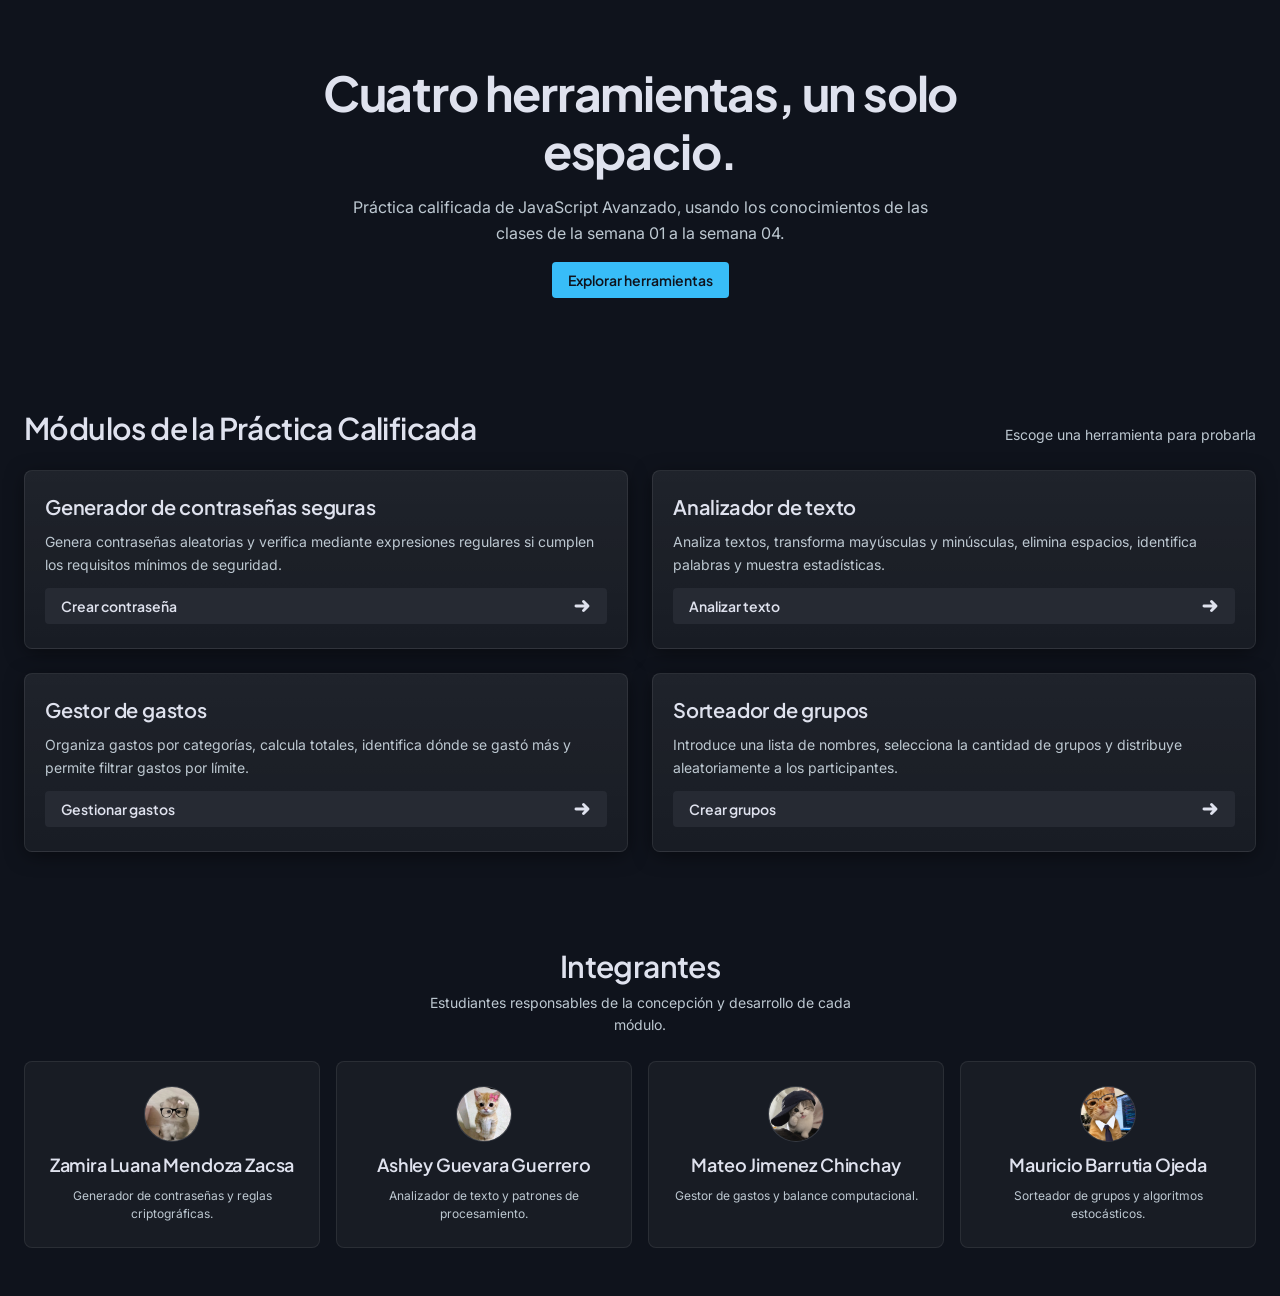
<file: index.html>
<!doctype html>
<html lang="es">

<head>
  <meta charset="UTF-8" />
  <meta name="viewport" content="width=device-width, initial-scale=1.0" />
  <meta name="description" content="Práctica calificada de JavaScript Avanzado: generador de contraseñas, analizador de texto, gestor de gastos y sorteador de grupos." />
  <link rel="preconnect" href="https://fonts.googleapis.com" />
  <link rel="preconnect" href="https://fonts.gstatic.com" crossorigin />
  <link href="https://fonts.googleapis.com/css2?family=Inter:wght@400;500;600&family=JetBrains+Mono:wght@500&family=Plus+Jakarta+Sans:wght@600;700&display=swap" rel="stylesheet" />
  <link rel="stylesheet" href="css/index.css" />
  <title>Práctica 01 de JavaScript</title>
</head>

<body>
  <main>
    <!-- Portada -->
    <section class="portada" id="portada">
      <div class="contenedor portada-contenido">
        <h1 class="portada-titulo">Cuatro herramientas, un solo espacio.</h1>
        <p class="portada-subtitulo">Práctica calificada de JavaScript Avanzado, usando los conocimientos de las clases de la semana 01 a la semana 04.</p>
        <a class="boton boton-primario" href="#herramientas">Explorar herramientas</a>
      </div>
    </section>

    <!-- Herramientas -->
    <section class="seccion" id="herramientas">
      <div class="contenedor">
        <header class="seccion-cabecera">
          <h2>Módulos de la Práctica Calificada</h2>
          <p>Escoge una herramienta para probarla</p>
        </header>

        <div class="grid-herramientas">
          <article class="tarjeta">
            <h3>Generador de contraseñas seguras</h3>
            <p>Genera contraseñas aleatorias y verifica mediante expresiones regulares si cumplen los requisitos mínimos de seguridad.</p>
            <a class="boton boton-tarjeta" href="pages/generador-contrasenas/generador.html">Crear contraseña
              <span class="flecha" aria-hidden="true">
                <svg xmlns="http://www.w3.org/2000/svg" fill="none" stroke="currentColor" stroke-width="2.4"
                  aria-hidden="true" class="flecha" viewBox="0 0 24 24">
                  <path
                    d="M13.47 5.47a.75.75 0 0 1 1.06 0l6 6a.75.75 0 0 1 0 1.06l-6 6a.75.75 0 1 1-1.06-1.06l4.72-4.72H4a.75.75 0 0 1 0-1.5h14.19l-4.72-4.72a.75.75 0 0 1 0-1.06Z"
                    clip-rule="evenodd" />
                </svg>
              </span>
            </a>
          </article>

          <article class="tarjeta">
            <h3>Analizador de texto</h3>
            <p>Analiza textos, transforma mayúsculas y minúsculas, elimina espacios, identifica palabras y muestra estadísticas.</p>
            <a class="boton boton-tarjeta" href="pages/analizador-texto/analizador.html">Analizar texto
              <span class="flecha" aria-hidden="true">
                <svg xmlns="http://www.w3.org/2000/svg" fill="none" stroke="currentColor" stroke-width="2.4" aria-hidden="true" class="flecha" viewBox="0 0 24 24"><path d="M13.47 5.47a.75.75 0 0 1 1.06 0l6 6a.75.75 0 0 1 0 1.06l-6 6a.75.75 0 1 1-1.06-1.06l4.72-4.72H4a.75.75 0 0 1 0-1.5h14.19l-4.72-4.72a.75.75 0 0 1 0-1.06Z" clip-rule="evenodd"/></svg>
              </span>
            </a>
          </article>

          <article class="tarjeta">
            <h3>Gestor de gastos</h3>
            <p>Organiza gastos por categorías, calcula totales, identifica dónde se gastó más y permite filtrar gastos por límite.</p>
            <a class="boton boton-tarjeta" href="pages/gestor-gastos/gestor.html">Gestionar gastos
              <span class="flecha" aria-hidden="true">
                <svg xmlns="http://www.w3.org/2000/svg" fill="none" stroke="currentColor" stroke-width="2.4" aria-hidden="true" class="flecha" viewBox="0 0 24 24"><path d="M13.47 5.47a.75.75 0 0 1 1.06 0l6 6a.75.75 0 0 1 0 1.06l-6 6a.75.75 0 1 1-1.06-1.06l4.72-4.72H4a.75.75 0 0 1 0-1.5h14.19l-4.72-4.72a.75.75 0 0 1 0-1.06Z" clip-rule="evenodd"/></svg>
              </span>
            </a>
          </article>

          <article class="tarjeta">
            <h3>Sorteador de grupos</h3>
            <p>Introduce una lista de nombres, selecciona la cantidad de grupos y distribuye aleatoriamente a los participantes.</p>
            <a class="boton boton-tarjeta" href="pages/sorteador-grupos/sorteos.html">Crear grupos
              <span class="flecha" aria-hidden="true">
                <svg xmlns="http://www.w3.org/2000/svg" fill="none" stroke="currentColor" stroke-width="2.4" aria-hidden="true" class="flecha" viewBox="0 0 24 24"><path d="M13.47 5.47a.75.75 0 0 1 1.06 0l6 6a.75.75 0 0 1 0 1.06l-6 6a.75.75 0 1 1-1.06-1.06l4.72-4.72H4a.75.75 0 0 1 0-1.5h14.19l-4.72-4.72a.75.75 0 0 1 0-1.06Z" clip-rule="evenodd"/></svg>
              </span>
            </a>
          </article>
        </div>
      </div>
    </section>

    <!-- Equipo -->
    <section class="seccion" id="equipo">
      <div class="contenedor">
        <header class="seccion-cabecera seccion-cabecera-centrada">
          <h2>Integrantes</h2>
          <p>Estudiantes responsables de la concepción y desarrollo de cada módulo.</p>
        </header>

        <div class="grid-equipo">
          <article class="integrante">
            <img class="integrante-avatar" src="./assets/img/zamira-avatar.jpg" alt="Integrante 01"/>
            <h3>Zamira Luana Mendoza Zacsa</h3>
            <p>Generador de contraseñas y reglas criptográficas.</p>
          </article>

          <article class="integrante">
            <img class="integrante-avatar" src="./assets/img/ashley-avatar.jpg" alt="Integrante 02"/>
            <h3>Ashley Guevara Guerrero</h3>
            <p>Analizador de texto y patrones de procesamiento.</p>
          </article>

          <article class="integrante">
            <img class="integrante-avatar" src="./assets/img/mateo-avatar.jpg" alt="Integrante 03"/>
            <h3>Mateo Jimenez Chinchay</h3>
            <p>Gestor de gastos y balance computacional.</p>
          </article>

          <article class="integrante">
            <img class="integrante-avatar" src="./assets/img/mauricio-avatar.jpg" alt="Integrante 04"/>
            <h3>Mauricio Barrutia Ojeda</h3>
            <p>Sorteador de grupos y algoritmos estocásticos.</p>
          </article>
        </div>
      </div>
    </section>
  </main>
</body>

</html>
</file>
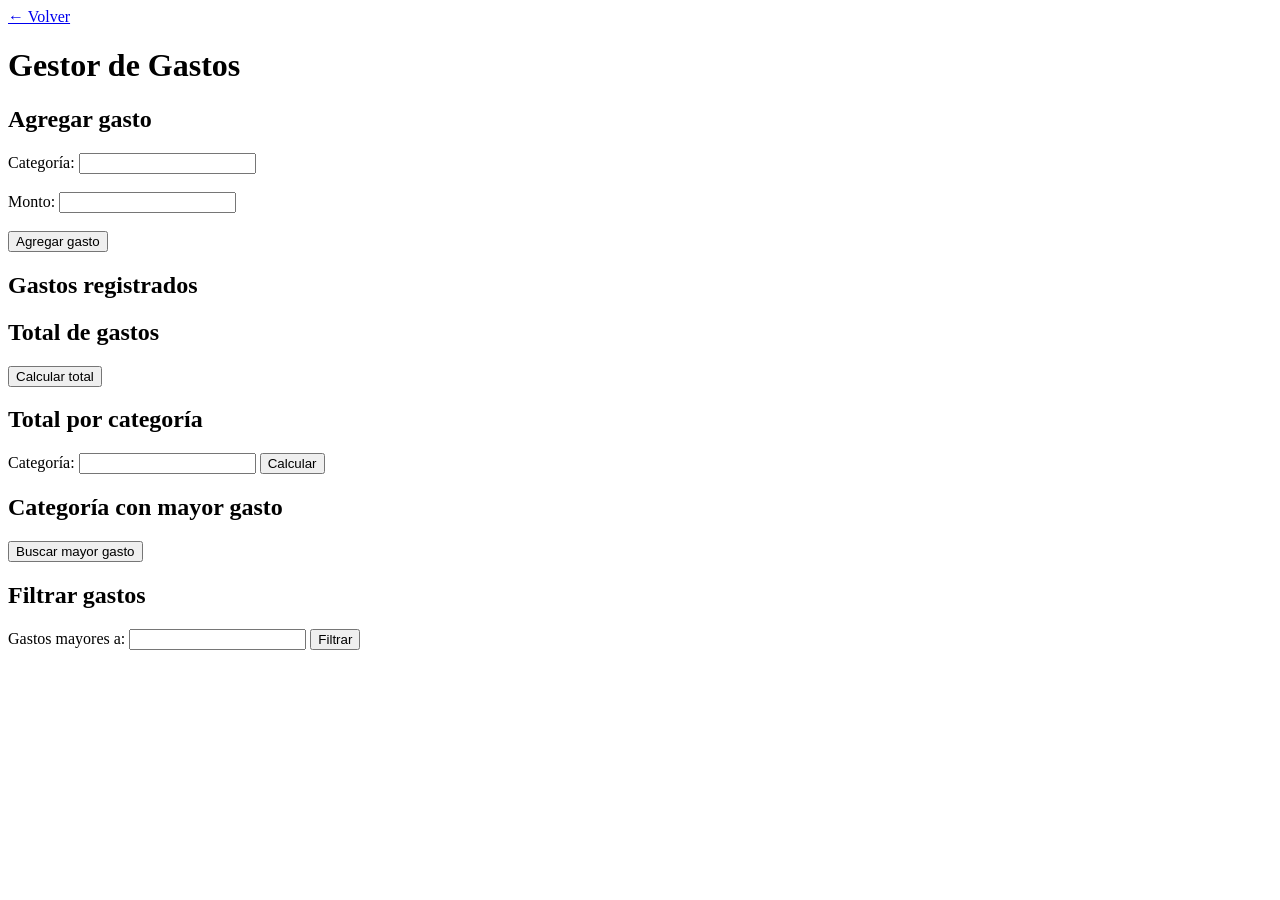
<file: pages/gestor-gastos/index.html>
<!DOCTYPE html>
<html lang="es">

<head>
    <meta charset="UTF-8">
    <title>Gestor de Gastos</title>
</head>

<body>

    <a href="../../index.html">&larr; Volver</a>

    <h1>Gestor de Gastos</h1>

    <h2>Agregar gasto</h2>

    <label>Categoría:</label>
    <input type="text" id="categoria">

    <br><br>

    <label>Monto:</label>
    <input type="text" id="monto">

    <br><br>

    <button onclick="agregarGasto()">Agregar gasto</button>

    <h2>Gastos registrados</h2>

    <div id="resultado"></div>

    <h2>Total de gastos</h2>

    <button onclick="calcularTotal()">Calcular total</button>

    <p id="total"></p>

    <h2>Total por categoría</h2>

    <label>Categoría:</label>
    <input type="text" id="categoriaTotal">

    <button onclick="totalPorCategoria()">Calcular</button>

    <p id="resultadoCategoria"></p>

    <h2>Categoría con mayor gasto</h2>

    <button onclick="mayorGasto()">Buscar mayor gasto</button>

    <p id="mayor"></p>

    <h2>Filtrar gastos</h2>

    <label>Gastos mayores a:</label>
    <input type="text" id="filtro">

    <button onclick="filtrarGastos()">Filtrar</button>

    <p id="resultadoFiltro"></p>

    <script src="script.js"></script>

</body>

</html>
</file>
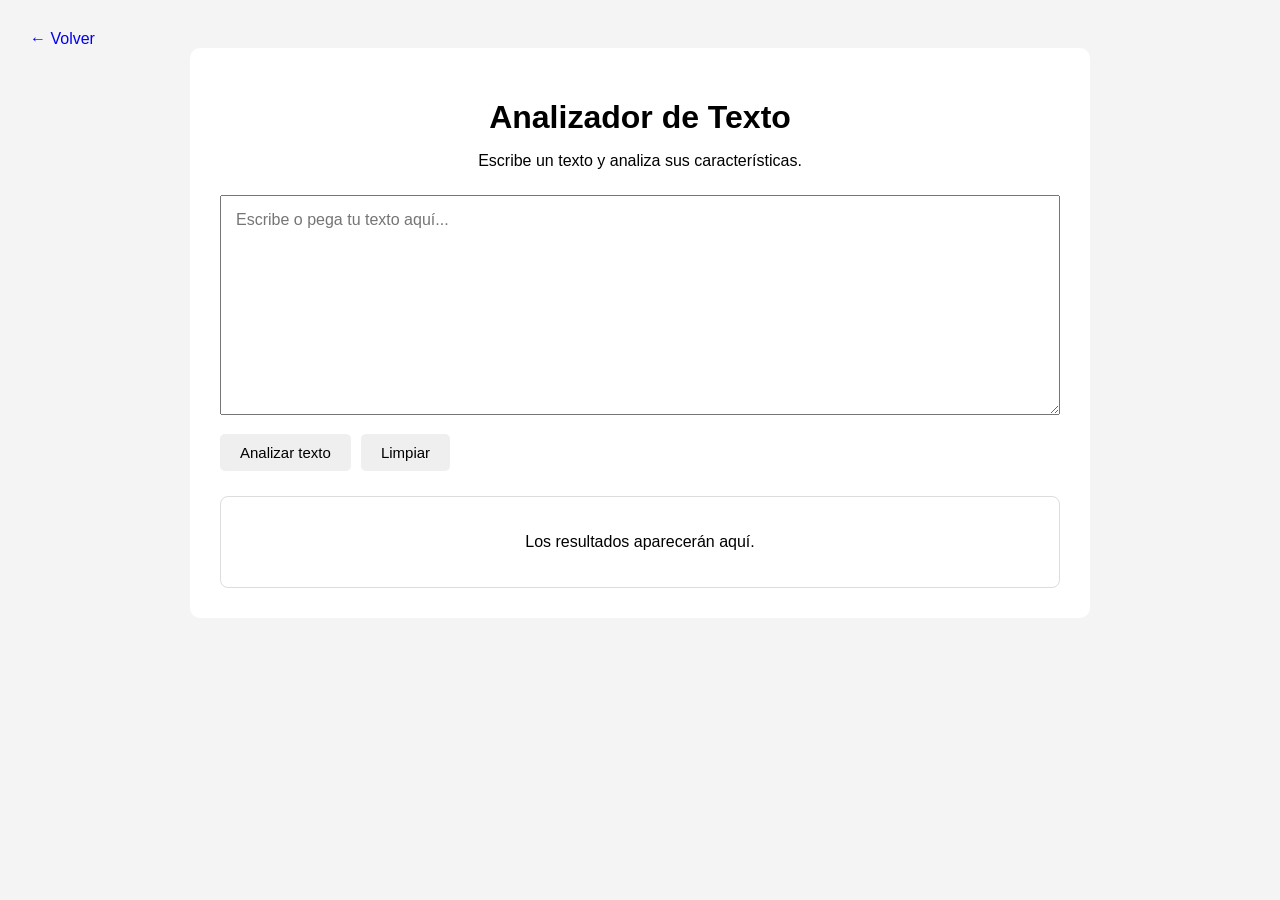
<file: pages/analizador-texto/analizador.html>
<!doctype html>
<html lang="es">

<head>
    <meta charset="UTF-8" />
    <meta name="viewport" content="width=device-width, initial-scale=1.0" />
    <title>Analizador de Texto</title>
    <link rel="stylesheet" href="style.css" />
</head>

<body>
    <a href="../../index.html">&larr; Volver</a>

    <main class="contenedor">
        <h1>Analizador de Texto</h1>
        <p class="descripcion">Escribe un texto y analiza sus características.</p>
        <textarea id="texto" placeholder="Escribe o pega tu texto aquí..."></textarea>

        <div class="botones">
            <button onclick="analizarTexto()">Analizar texto</button>
            <button onclick="limpiarTexto()">Limpiar</button>
        </div>

        <section id="resultado">
            <p class="mensaje-inicial">Los resultados aparecerán aquí.</p>
        </section>
    </main>

    <script src="script.js"></script>
</body>

</html>
</file>
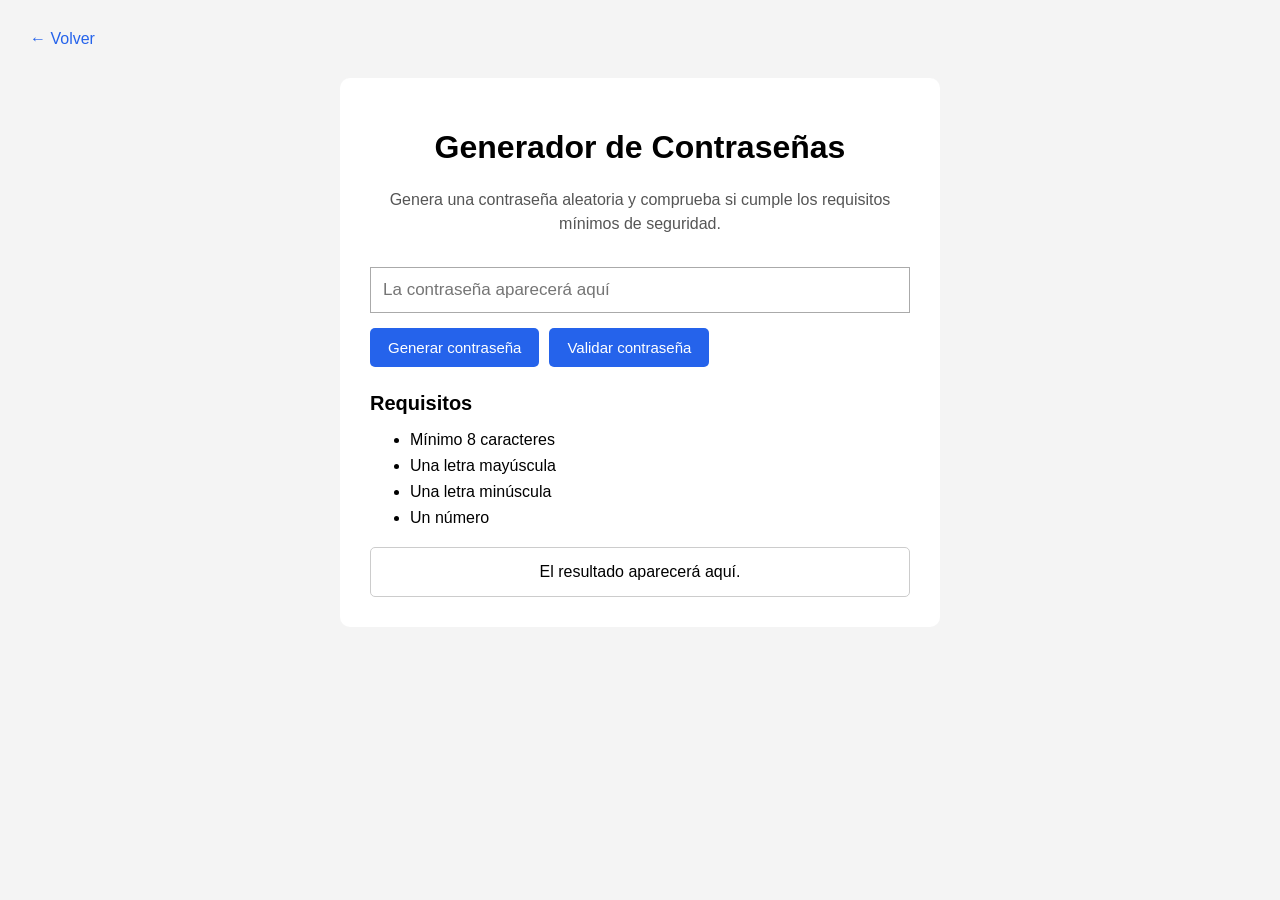
<file: pages/generador-contrasenas/generador.html>
<!DOCTYPE html>
<html lang="en">

<head>
    <meta charset="UTF-8">
    <meta name="viewport" content="width=device-width, initial-scale=1.0">
    <title>Generador de Contraseñas</title>
    <link rel="stylesheet" href="style.css">
</head>

<body>
    <a href="../../index.html">&larr; Volver</a>
    <main class="contenedor">
        <h1>Generador de Contraseñas</h1>
        <p>Genera una contraseña aleatoria y comprueba si cumple los requisitos mínimos de seguridad.</p>

        <input type="text" id="contrasena" placeholder="La contraseña aparecerá aquí">
        <div class="botones">
            <button onclick="generarContrasena()">Generar contraseña</button>
            <button onclick="validarContrasena()">Validar contraseña</button>
        </div>

        <h2>Requisitos</h2>
        <ul>
            <li>Mínimo 8 caracteres</li>
            <li>Una letra mayúscula</li>
            <li>Una letra minúscula</li>
            <li>Un número</li>
        </ul>
        <div id="resultado">El resultado aparecerá aquí.</div>
    </main>
    <script src="script.js"></script>
</body>

</html>
</file>
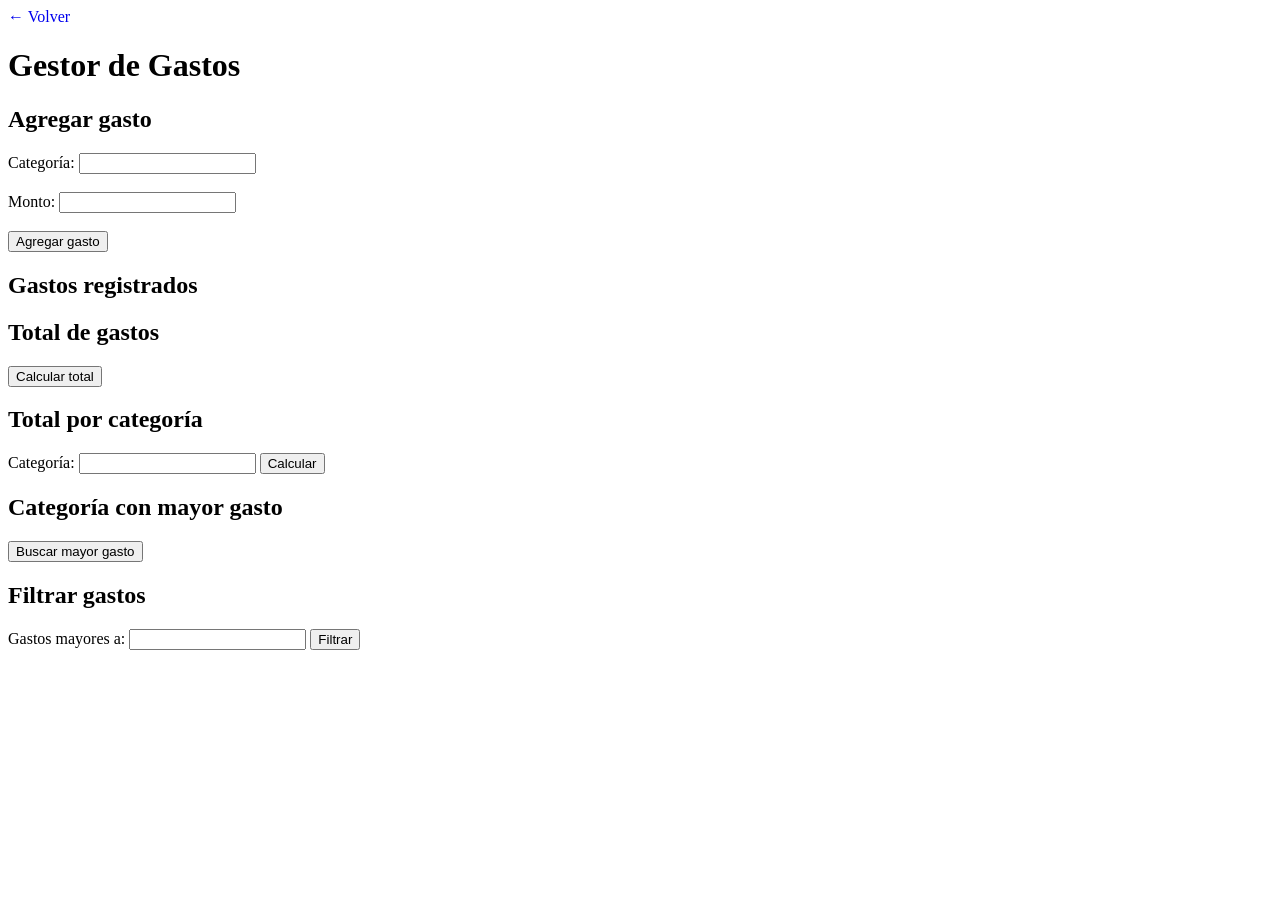
<file: pages/gestor-gastos/gestor.html>
<!doctype html>
<html lang="es">

<head>
    <meta charset="UTF-8" />
    <title>Gestor de Gastos</title>
</head>

<body>
    <a href="../../index.html" style="text-decoration: none">&larr; Volver</a>

    <h1>Gestor de Gastos</h1>

    <h2>Agregar gasto</h2>

    <label>Categoría:</label>
    <input type="text" id="categoria" />

    <br /><br />

    <label>Monto:</label>
    <input type="text" id="monto" />

    <br /><br />

    <button onclick="agregarGasto()">Agregar gasto</button>

    <h2>Gastos registrados</h2>

    <div id="resultado"></div>

    <h2>Total de gastos</h2>

    <button onclick="calcularTotal()">Calcular total</button>

    <p id="total"></p>

    <h2>Total por categoría</h2>

    <label>Categoría:</label>
    <input type="text" id="categoriaTotal" />

    <button onclick="totalPorCategoria()">Calcular</button>

    <p id="resultadoCategoria"></p>

    <h2>Categoría con mayor gasto</h2>

    <button onclick="mayorGasto()">Buscar mayor gasto</button>

    <p id="mayor"></p>

    <h2>Filtrar gastos</h2>

    <label>Gastos mayores a:</label>
    <input type="text" id="filtro" />

    <button onclick="filtrarGastos()">Filtrar</button>

    <p id="resultadoFiltro"></p>

    <script src="script.js"></script>
</body>

</html>
</file>
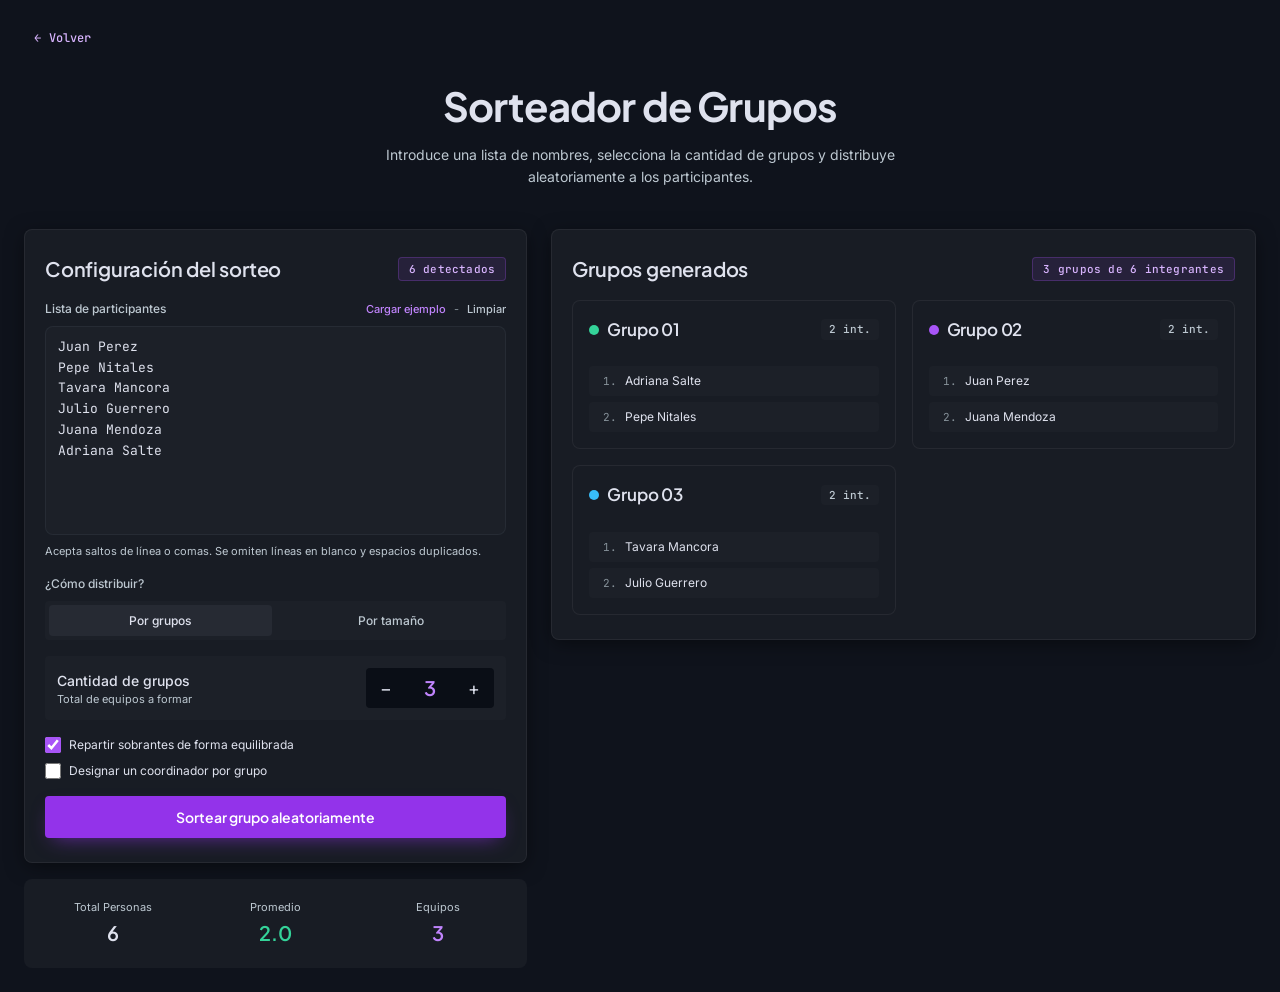
<file: pages/sorteador-grupos/sorteos.html>
<!doctype html>
<html lang="es">

<head>
  <meta charset="UTF-8" />
  <meta name="viewport" content="width=device-width, initial-scale=1.0" />
  <meta name="description"
    content="Sorteador de grupos: introduce nombre de participantes y distribúyelos aleatoriamente en equipos." />
  <link rel="preconnect" href="https://fonts.googleapis.com" />
  <link rel="preconnect" href="https://fonts.gstatic.com" crossorigin />
  <link href="https://fonts.googleapis.com/css2?family=Inter:wght@400;500;600&family=JetBrains+Mono:wght@400;500;600&family=Plus+Jakarta+Sans:wght@600;700&display=swap" rel="stylesheet" />
  <link rel="stylesheet" href="style.css" />
  <title>Sorteador de Grupos</title>
</head>

<body>
  <main class="contenedor">
    <a class="volver" href="../../index.html"><span aria-hidden="true">&larr;</span>Volver</a>

    <header class="encabezado">
      <h1>Sorteador de Grupos</h1>
      <p>Introduce una lista de nombres, selecciona la cantidad de grupos y distribuye aleatoriamente a los participantes.</p>
    </header>

    <div class="distribucion">
      <!-- Configuración -->
      <div class="columna-configuracion">
        <section class="panel" aria-labelledby="titulo-configuracion">
          <div class="panel-cabecera">
            <h2 id="titulo-configuracion">Configuración del sorteo</h2>
            <span class="distintivo" id="contador-detectados">0 detectados</span>
          </div>

          <div class="campo">
            <div class="campo-fila">
              <label for="lista-participantes">Lista de participantes</label>
              <div class="acciones-texto">
                <button id="btn-cargar-ejemplo" type="button">Cargar ejemplo</button>
                <span class="separador" aria-hidden="true">-</span>
                <button id="btn-limpiar" type="button">Limpiar</button>
              </div>
            </div>
            <textarea id="lista-participantes" rows="9"
              placeholder="Escribe un participante por línea o separados por comas..."></textarea>
            <p class="ayuda">Acepta saltos de línea o comas. Se omiten líneas en blanco y espacios duplicados.</p>
          </div>

          <div class="campo">
            <span class="etiqueta">¿Cómo distribuir?</span>
            <div class="segmentado" role="group" aria-label="Modo de distribución">
              <button class="segmento activo" id="modo-grupos" type="button">Por grupos</button>
              <button class="segmento" id="modo-tamano" type="button">Por tamaño</button>
            </div>
          </div>

          <div class="selector">
            <div class="selector-texto">
              <span class="selector-nombre" id="etiqueta-objetivo">Cantidad de grupos</span>
              <span class="selector-descripcion" id="descripcion-objetivo">Total de equipos a formar</span>
            </div>
            <div class="stepper">
              <button id="btn-disminuir" type="button" aria-label="Disminuir">−</button>
              <span class="stepper-valor" id="valor-objetivo">3</span>
              <button id="btn-aumentar" type="button" aria-label="Aumentar">+</button>
            </div>
          </div>

          <div class="opciones">
            <label class="opcion">
              <input type="checkbox" id="opcion-equilibrado" checked />
              <span>Repartir sobrantes de forma equilibrada</span>
            </label>
            <label class="opcion">
              <input type="checkbox" id="opcion-coordinador" />
              <span>Designar un coordinador por grupo</span>
            </label>
          </div>

          <div class="acciones">
            <button class="boton boton-primario" id="btn-sortear" type="button">Sortear grupo aleatoriamente</button>
          </div>
        </section>

        <!-- Métricas del sorteo -->
        <section class="metricas" aria-label="Métricas del sorteo">
          <div class="metrica">
            <span class="metrica-titulo">Total Personas</span>
            <span class="metrica-valor" id="metrica-total">0</span>
          </div>
          <div class="metrica">
            <span class="metrica-titulo">Promedio</span>
            <span class="metrica-valor verde" id="metrica-promedio">0</span>
          </div>
          <div class="metrica">
            <span class="metrica-titulo">Equipos</span>
            <span class="metrica-valor violeta" id="metrica-equipos">0</span>
          </div>
        </section>
      </div>

      <!-- Resultados -->
      <section class="columna-resultados" aria-labelledby="titulo-resultados">
        <div class="panel panel-resultados">
          <div class="panel-cabecera">
            <h2 id="titulo-resultados">Grupos generados</h2>
            <span class="distintivo" id="resumen-resultados">0 grupos - 0 integrantes</span>
          </div>
          <div class="grupos" id="contenedor-grupos"></div>
        </div>
      </section>
    </div>
  </main>

  <script src="script.js"></script>
</body>

</html>
</file>
<file: css/index.css>
:root {
  /* Paleta de colores del diseño base */
  --superficie: #0f131c;
  --superficie-contenedor: #181c24;
  --superficie-contenedor-alta: #262a33;
  --texto-principal: #dfe2ee;
  --texto-secundario: #bdc8d1;
  --contorno: #87929a;
  --primario: #38bdf8;
  --primario-brillo: #7dd3fc;
  --primario-suave: #8ed5ff;
  --borde: rgba(255, 255, 255, 0.08);
  --borde-fuerte: #334155;

  /* Tipografías por rol */
  --fuente-titulos: "Plus Jakarta Sans", system-ui, sans-serif;
  --fuente-cuerpo: "Inter", system-ui, sans-serif;
  --fuente-mono: "JetBrains Mono", ui-monospace, monospace;

  /* Radios de esquinas */
  --radio-pequeno: 4px;
  --radio-medio: 8px;

  /* Espaciado en pasos de 8px */
  --paso-xs: 8px;
  --paso-sm: 12px;
  --paso-md: 16px;
  --paso-lg: 24px;
  --paso-xl: 32px;
  --paso-2xl: 48px;
  --paso-3xl: 64px;

  /* Medidas estructurales */
  --ancho-maximo: 80rem;
  --margen-movil: 1rem;
  --margen-escritorio: 1.5rem;
}

/* Reinicio de estilos por defecto */
*,
*::before,
*::after {
  box-sizing: border-box;
}

html {
  scroll-behavior: smooth;
}

body {
  margin: 0;
  background-color: var(--superficie);
  color: var(--texto-principal);
  font-family: var(--fuente-cuerpo);
  font-size: 16px;
  line-height: 1.6;
  -webkit-font-smoothing: antialiased;
}

h1,
h2,
h3,
h4 {
  margin: 0;
  font-family: var(--fuente-titulos);
  line-height: 1.2;
  letter-spacing: -0.01em;
}

p {
  margin: 0;
}

a {
  color: inherit;
  text-decoration: none;
}

/* Contenedor centrado con ancho máximo */
.contenedor {
  width: 100%;
  max-width: var(--ancho-maximo);
  margin-inline: auto;
  padding-inline: var(--margen-movil);
}

@media (min-width: 768px) {
  .contenedor {
    padding-inline: var(--margen-escritorio);
  }
}

/* Portada */

.portada {
  display: flex;
  align-items: center;
  justify-content: center;
  padding-block: var(--paso-2xl);
  text-align: center;
}

.portada-contenido {
  display: flex;
  flex-direction: column;
  align-items: center;
  gap: var(--paso-md);
  max-width: 720px;
}

.portada-titulo {
  font-size: clamp(30px, 5vw, 48px);
  font-weight: 700;
  letter-spacing: -0.025em;
}

.portada-subtitulo {
  max-width: 36rem;
  color: var(--texto-secundario);
  font-size: 16px;
  line-height: 1.6;
}

@media (min-width: 768px) {
  .portada {
    padding-block: var(--paso-3xl);
  }
}

/* Botones */

.boton {
  display: inline-flex;
  align-items: center;
  justify-content: center;
  height: 36px;
  padding: 0 16px;
  border: none;
  border-radius: var(--radio-pequeno);
  font-family: var(--fuente-titulos);
  font-size: 14px;
  font-weight: 600;
  cursor: pointer;
  transition:
    background-color 0.2s ease,
    box-shadow 0.2s ease,
    transform 0.2s ease;
}

.boton-primario {
  background-color: var(--primario);
  color: #0f131c;
}

.boton-primario:hover {
  background-color: var(--primario-brillo);
  box-shadow: 0 0 14px rgba(56, 189, 248, 0.35);
}

.boton:focus-visible {
  outline: 2px solid var(--primario);
  outline-offset: 2px;
}

/* Secciones */

.seccion {
  scroll-margin-top: var(--paso-lg);
  padding-block: var(--paso-xl);
}

.seccion-cabecera {
  display: flex;
  flex-direction: column;
  gap: var(--paso-xs);
  margin-bottom: var(--paso-lg);
}

.seccion-cabecera-centrada {
  align-items: center;
  text-align: center;
}

.seccion-cabecera h2 {
  font-size: clamp(24px, 4vw, 30px);
  font-weight: 600;
  letter-spacing: -0.02em;
}

.seccion-cabecera p {
  max-width: 28rem;
  color: var(--texto-secundario);
  font-size: 14px;
}

@media (min-width: 768px) {
  .seccion {
    padding-block: var(--paso-2xl);
  }

  .seccion-cabecera {
    flex-direction: row;
    align-items: flex-end;
    justify-content: space-between;
  }

  .seccion-cabecera-centrada {
    flex-direction: column;
    align-items: center;
    justify-content: center;
    text-align: center;
  }
}

/* Tarjetas de herramientas */

.grid-herramientas {
  display: grid;
  grid-template-columns: 1fr;
  gap: var(--paso-lg);
}

.tarjeta {
  display: flex;
  flex-direction: column;
  gap: var(--paso-sm);
  padding: var(--paso-lg) 20px;
  border: 1px solid var(--borde);
  border-radius: var(--radio-medio);
  background-image: linear-gradient(
    180deg,
    rgba(255, 255, 255, 0.03),
    transparent
  );
  background-color: var(--superficie-contenedor);
  box-shadow: 0 4px 20px -2px rgba(0, 0, 0, 0.5);
  transition:
    border-color 0.2s ease,
    transform 0.2s ease;
}

.tarjeta:hover {
  border-color: var(--borde-fuerte);
  transform: translateY(-2px);
}

.tarjeta h3 {
  font-size: 20px;
  font-weight: 600;
  letter-spacing: -0.01em;
}

.tarjeta p {
  flex: 1;
  color: var(--texto-secundario);
  font-size: 14px;
  line-height: 1.6;
}

.boton-tarjeta {
  justify-content: space-between;
  width: 100%;
  background-color: var(--superficie-contenedor-alta);
  color: var(--texto-principal);
}

.boton-tarjeta:hover {
  background-color: var(--primario);
  color: #0f131c;
}

.boton-tarjeta .flecha {
  width: 18px;
  height: 18px;
  flex-shrink: 0;
  transition: transform 0.2s ease;
}

.boton-tarjeta:hover .flecha {
  transform: translateX(3px);
}

@media (min-width: 768px) {
  .grid-herramientas {
    grid-template-columns: repeat(2, 1fr);
  }
}

/* Equipo */

.grid-equipo {
  display: grid;
  grid-template-columns: 1fr;
  gap: var(--paso-md);
}

.integrante {
  display: flex;
  flex-direction: column;
  align-items: center;
  gap: var(--paso-sm);
  padding: var(--paso-lg) 20px;
  border: 1px solid var(--borde);
  border-radius: var(--radio-medio);
  background-color: var(--superficie-contenedor);
  text-align: center;
}

.integrante-avatar {
  width: 56px;
  height: 56px;
  border: 1px solid var(--borde);
  border-radius: 9999px;
  background-color: var(--superficie-contenedor-alta);
  object-fit: cover;
}

.integrante h3 {
  font-size: 18px;
  font-weight: 600;
}

.integrante p {
  color: var(--texto-secundario);
  font-size: 12px;
  line-height: 1.5;
}

@media (min-width: 640px) {
  .grid-equipo {
    grid-template-columns: repeat(2, 1fr);
  }
}

@media (min-width: 1024px) {
  .grid-equipo {
    grid-template-columns: repeat(4, 1fr);
  }
}

/* Respetar la preferencia de menos movimiento */
@media (prefers-reduced-motion: reduce) {
  html {
    scroll-behavior: auto;
  }

  *,
  *::before,
  *::after {
    transition: none !important;
    animation: none !important;
  }
}
</file>
<file: pages/analizador-texto/style.css>
* {
    box-sizing: border-box;
}

body {
    font-family: Arial, sans-serif;
    background-color: #f4f4f4;
    margin: 0;
    padding: 30px;
}

.contenedor {
    max-width: 900px;
    margin: auto;
    background-color: white;
    padding: 30px;
    border-radius: 10px;
}

h1 {
    text-align: center;
    margin-bottom: 10px;
}

.descripcion {
    text-align: center;
    margin-bottom: 25px;
}

textarea {
    width: 100%;
    height: 220px;
    padding: 15px;
    font-size: 16px;
    font-family: Arial, sans-serif;
    resize: vertical;
}

.botones {
    margin-top: 15px;
    display: flex;
    gap: 10px;
}

button {
    padding: 10px 20px;
    border: none;
    border-radius: 5px;
    cursor: pointer;
    font-size: 15px;
}

button:hover {
    opacity: 0.85;
}

#resultado {
    margin-top: 25px;
    padding: 20px;
    border: 1px solid #ddd;
    border-radius: 8px;
}

#resultado h3 {
    margin-top: 20px;
}

#resultado h3:first-child {
    margin-top: 0;
}

.mensaje-inicial {
    text-align: center;
}

a {
    text-decoration: none;
}
</file>
<file: pages/generador-contrasenas/style.css>
* {
    box-sizing: border-box;
}

body{
    margin: 0;
    padding: 30px;
    background-color: #f4f4f4;
    font-family: Arial, sans-serif;
}

a{
    color: #2563eb;
    text-decoration: none;
}

.contenedor{
    max-width: 600px;
    margin: 30px auto;
    padding: 30px;
    background-color: white;
    border-radius: 10px;
}

h1{
    text-align: center;
}

p{
    text-align: center;
    color: #555;
    line-height: 1.5;
}

input{
    width: 100%;
    padding: 12px;
    margin-top: 15px;
    border: 1px solid #aaa;
    font-size: 17px;
}

.botones{
    display: flex;
    gap: 10px;
    margin-top: 15px;
}

button{
    padding: 11px 18px;
    border: none;
    border-radius: 5px;
    background-color: #2563eb;
    color: white;
    font-size: 15px;
    cursor: pointer;
}

button:hover{
    background-color: #1d4ed8;
}

h2{
    margin-top: 25px;
    font-size: 20px;
}

li{
    margin-bottom: 8px;
}

#resultado{
    margin-top: 20px;
    padding: 15px;
    border: 1px solid #ccc;
    border-radius: 5px;
    text-align: center;
}

.correcto{
    background-color: #d1fae5;
    color: #065f46;
}

.incorrecto{
    background-color: #fee2e2;
    color: #991b1b;
}

@media(max-width: 600px){
    .botones{
        flex-direction: column;
    }

    button{
        width: 100%;
    }
}
</file>
<file: pages/sorteador-grupos/style.css>
:root {
  /* Superficies del diseño base */
  --superficie: #0f131c;
  --superficie-baja: #181c24;
  --superficie-media: #1c2028;
  --superficie-alta: #262a33;
  --superficie-minima: #0a0e16;

  /* Texto y contornos */
  --texto: #dfe2ee;
  --texto-variante: #bdc8d1;
  --contorno: #87929a;
  --contorno-variante: #3e484f;
  --error: #ffb4ab;

  /* Acento del sorteador (violeta) */
  --acento: #a855f7;
  --acento-brillo: #c084fc;
  --acento-suave: #d8b4fe;
  --acento-oscuro: #9333ea;

  /* Colores de estado */
  --verde: #34d399;
  --verde-texto: #56e5a9;
  --celeste: #38bdf8;
  --ambar: #f59e0b;
  --rojo: #b01810;

  /* Tipografías por rol */
  --fuente-titulos: "Plus Jakarta Sans", system-ui, sans-serif;
  --fuente-cuerpo: "Inter", system-ui, sans-serif;
  --fuente-mono: "JetBrains Mono", ui-monospace, monospace;

  /* Espaciado en pasos de 4px y 8px */
  --paso-xs: 8px;
  --paso-sm: 12px;
  --paso-md: 16px;
  --paso-lg: 24px;

  /* Radios de esquinas */
  --radio-panel: 8px;
  --radio-control: 4px;

  /* Medidas estructurales */
  --ancho-maximo: 80rem;
  --margen-movil: 1rem;
  --margen-escritorio: 1.5rem;
}

/* Reinicio de estilos por defecto */
*,
*::before,
*::after {
  box-sizing: border-box;
}

body {
  margin: 0;
  background-color: var(--superficie);
  color: var(--texto);
  font-family: var(--fuente-cuerpo);
  font-size: 14px;
  line-height: 1.5;
  -webkit-font-smoothing: antialiased;
}

h1,
h2,
h3,
p {
  margin: 0;
}

h1,
h2,
h3 {
  font-family: var(--fuente-titulos);
}

a {
  color: inherit;
  text-decoration: none;
}

button {
  font-family: inherit;
  cursor: pointer;
}

textarea {
  font-family: inherit;
}

/* Contenedor centrado con ancho máximo */
.contenedor {
  width: 100%;
  max-width: var(--ancho-maximo);
  margin-inline: auto;
  padding: var(--paso-lg) var(--margen-movil);
}

@media (min-width: 768px) {
  .contenedor {
    padding-inline: var(--margen-escritorio);
  }
}

/* Volver (esquina izquierda) */
.volver {
  display: inline-flex;
  align-items: center;
  gap: var(--paso-xs);
  padding: 5px 10px;
  border-radius: var(--radio-control);
  color: var(--acento-suave);
  font-family: var(--fuente-mono);
  font-size: 12px;
  font-weight: 500;
  transition:
    color 0.15s ease,
    background-color 0.15s ease;
}

.volver:hover {
  color: var(--texto);
  background-color: var(--superficie-alta);
}

/* Encabezado */
.encabezado {
  text-align: center;
  margin: var(--paso-lg) 0 var(--paso-2xl, 2.5rem);
}

.encabezado h1 {
  font-size: clamp(28px, 4vw, 40px);
  font-weight: 700;
  letter-spacing: -0.02em;
}

.encabezado p {
  max-width: 36rem;
  margin: var(--paso-xs) auto 0;
  color: var(--texto-variante);
  font-size: 14px;
  line-height: 1.6;
}

/* Distribución en dos columnas */
.distribucion {
  display: grid;
  grid-template-columns: 1fr;
  gap: var(--paso-lg);
  align-items: start;
}

@media (min-width: 1024px) {
  .distribucion {
    grid-template-columns: 5fr 7fr;
  }
}

.columna-configuracion {
  display: flex;
  flex-direction: column;
  gap: var(--paso-md);
}

.columna-resultados {
  min-width: 0;
}

/* Paneles */
.panel {
  display: flex;
  flex-direction: column;
  gap: var(--paso-md);
  padding: var(--paso-lg) 20px;
  border: 1px solid rgba(255, 255, 255, 0.06);
  border-radius: var(--radio-panel);
  background-color: var(--superficie-baja);
  box-shadow: 0 4px 20px -2px rgba(0, 0, 0, 0.5);
}

.panel-cabecera {
  display: flex;
  align-items: center;
  justify-content: space-between;
  gap: var(--paso-sm);
}

.panel-cabecera h2 {
  font-size: 20px;
  font-weight: 600;
  letter-spacing: -0.01em;
}

/* Distintivo (badge) */
.distintivo {
  padding: 3px 10px;
  border: 1px solid rgba(168, 85, 247, 0.25);
  border-radius: var(--radio-control);
  background-color: rgba(168, 85, 247, 0.1);
  color: var(--acento-suave);
  font-family: var(--fuente-mono);
  font-size: 11px;
  font-weight: 500;
  letter-spacing: 0.02em;
  white-space: nowrap;
}

/* Campo de participantes */
.campo {
  display: flex;
  flex-direction: column;
  gap: var(--paso-xs);
}

.campo-fila {
  display: flex;
  align-items: center;
  justify-content: space-between;
  gap: var(--paso-xs);
}

.campo-fila label,
.etiqueta {
  color: var(--texto-variante);
  font-size: 12px;
  font-weight: 500;
}

.acciones-texto {
  display: inline-flex;
  align-items: center;
  gap: var(--paso-xs);
}

.acciones-texto button {
  padding: 0;
  border: none;
  background: transparent;
  font-family: inherit;
  font-size: 11px;
  font-weight: 500;
}

.acciones-texto button#btn-cargar-ejemplo {
  color: var(--acento-brillo);
}

.acciones-texto button#btn-cargar-ejemplo:hover {
  color: var(--acento-suave);
  text-decoration: underline;
}

.acciones-texto button#btn-limpiar {
  color: var(--texto-variante);
}

.acciones-texto button#btn-limpiar:hover {
  color: var(--error);
}

.separador {
  color: var(--contorno);
  font-size: 11px;
}

textarea {
  width: 100%;
  padding: 10px var(--paso-sm);
  border: 1px solid rgba(62, 72, 79, 0.3);
  border-radius: var(--radio-panel);
  background-color: var(--superficie-media);
  color: var(--texto);
  font-family: var(--fuente-mono);
  font-size: 13px;
  font-weight: 400;
  line-height: 1.6;
  resize: none;
  outline: none;
  transition:
    border-color 0.15s ease,
    box-shadow 0.15s ease,
    background-color 0.15s ease;
}

textarea::placeholder {
  color: var(--contorno);
}

textarea:focus {
  border-color: rgba(168, 85, 247, 0.5);
  box-shadow: 0 0 0 1px rgba(168, 85, 247, 0.5);
  background-color: var(--superficie-alta);
}

.ayuda {
  color: var(--texto-variante);
  font-size: 11px;
}

/* Selector segmentado */
.segmentado {
  display: grid;
  grid-template-columns: 1fr 1fr;
  gap: var(--paso-xs);
  padding: 4px;
  border-radius: var(--radio-control);
  background-color: var(--superficie-media);
}

.segmento {
  padding: 8px 10px;
  border: none;
  border-radius: var(--radio-control);
  background: transparent;
  color: var(--texto-variante);
  font-family: var(--fuente-cuerpo);
  font-size: 12px;
  font-weight: 500;
  transition:
    color 0.15s ease,
    background-color 0.15s ease;
}

.segmento:hover {
  color: var(--texto);
}

.segmento.activo {
  background-color: var(--superficie-alta);
  color: var(--texto);
}

/* Selector de cantidad */
.selector {
  display: flex;
  align-items: center;
  justify-content: space-between;
  gap: var(--paso-sm);
  padding: var(--paso-sm);
  border-radius: var(--radio-control);
  background-color: var(--superficie-media);
}

.selector-texto {
  display: flex;
  flex-direction: column;
}

.selector-nombre {
  font-size: 14px;
  font-weight: 500;
}

.selector-descripcion {
  color: var(--texto-variante);
  font-size: 11px;
}

.stepper {
  display: inline-flex;
  align-items: center;
  gap: var(--paso-xs);
  padding: 4px;
  border-radius: var(--radio-control);
  background-color: var(--superficie-minima);
}

.stepper button {
  width: 32px;
  height: 32px;
  border: none;
  border-radius: var(--radio-control);
  background: transparent;
  color: var(--texto);
  font-size: 18px;
  transition:
    background-color 0.15s ease,
    transform 0.1s ease;
}

.stepper button:hover {
  background-color: var(--superficie-alta);
}

.stepper button:active {
  transform: scale(0.95);
}

.stepper-valor {
  width: 40px;
  text-align: center;
  font-family: var(--fuente-titulos);
  font-size: 20px;
  font-weight: 600;
  color: var(--acento-brillo);
}

/* Opciones */
.opciones {
  display: flex;
  flex-direction: column;
  gap: 8px;
}

.opcion {
  display: inline-flex;
  align-items: center;
  gap: var(--paso-xs);
  cursor: pointer;
  font-size: 12px;
  user-select: none;
}

.opcion input {
  width: 16px;
  height: 16px;
  margin: 0;
  accent-color: var(--acento);
  cursor: pointer;
}

/* Botones de acción */
.acciones {
  display: flex;
  flex-direction: column;
  gap: var(--paso-xs);
}

.boton {
  width: 100%;
  padding: 12px 16px;
  border-radius: var(--radio-control);
  font-family: var(--fuente-titulos);
  font-size: 14px;
  font-weight: 600;
  transition:
    background-color 0.2s ease,
    color 0.2s ease,
    box-shadow 0.2s ease,
    transform 0.1s ease;
}

.boton:active {
  transform: scale(0.99);
}

.boton:focus-visible {
  outline: 2px solid var(--acento-brillo);
  outline-offset: 2px;
}

.boton-primario {
  border: none;
  background-color: var(--acento-oscuro);
  color: #ffffff;
  box-shadow: 0 8px 20px -8px rgba(147, 51, 234, 0.6);
}

.boton-primario:hover {
  background-color: var(--acento);
}

.boton-secundario {
  border: 1px solid rgba(62, 72, 79, 0.3);
  background-color: var(--superficie-media);
  color: var(--texto);
}

.boton-secundario:hover {
  background-color: var(--superficie-alta);
  color: var(--acento-suave);
}

/* Métricas */
.metricas {
  display: grid;
  grid-template-columns: repeat(3, 1fr);
  gap: var(--paso-xs);
  padding: var(--paso-sm);
  border-radius: var(--radio-panel);
  background-color: var(--superficie-baja);
}

.metrica {
  display: flex;
  flex-direction: column;
  align-items: center;
  gap: 2px;
  padding: var(--paso-xs);
  text-align: center;
}

.metrica-titulo {
  color: var(--texto-variante);
  font-size: 11px;
}

.metrica-valor {
  font-family: var(--fuente-titulos);
  font-size: 20px;
  font-weight: 600;
}

.metrica-valor.verde {
  color: var(--verde);
}

.metrica-valor.violeta {
  color: var(--acento-brillo);
}

/* Grupos generados */
.grupos {
  display: grid;
  grid-template-columns: 1fr;
  gap: var(--paso-md);
}

@media (min-width: 768px) {
  .grupos {
    grid-template-columns: repeat(2, 1fr);
  }
}

.tarjeta {
  display: flex;
  flex-direction: column;
  gap: var(--paso-md);
  padding: var(--paso-md);
  border: 1px solid rgba(255, 255, 255, 0.06);
  border-radius: var(--radio-panel);
  background-color: var(--superficie-baja);
  transition: box-shadow 0.2s ease;
}

.tarjeta:hover {
  box-shadow: 0 4px 20px -2px rgba(0, 0, 0, 0.5);
}

.tarjeta-cabecera {
  display: flex;
  align-items: center;
  justify-content: space-between;
  gap: var(--paso-xs);
  padding-bottom: var(--paso-xs);
}

.tarjeta-cabecera > div {
  display: inline-flex;
  align-items: center;
  gap: var(--paso-xs);
}

.tarjeta-cabecera h3 {
  font-size: 17px;
  font-weight: 600;
  letter-spacing: -0.01em;
}

.cantidad {
  padding: 2px 8px;
  border-radius: var(--radio-control);
  background-color: var(--superficie-media);
  color: var(--texto-variante);
  font-family: var(--fuente-mono);
  font-size: 11px;
  font-weight: 500;
}

.punto {
  width: 10px;
  height: 10px;
  border-radius: 9999px;
}

.punto-verde {
  background-color: var(--verde);
}

.punto-violeta {
  background-color: var(--acento);
}

.punto-celeste {
  background-color: var(--celeste);
}

.punto-ambar {
  background-color: var(--ambar);
}

.punto-rojo {
  background-color: var(--rojo);
}

.tarjeta ul {
  display: flex;
  flex-direction: column;
  gap: 6px;
  margin: 0;
  padding: 0;
  list-style: none;
}

.tarjeta ul li {
  display: flex;
  align-items: center;
  justify-content: space-between;
  gap: var(--paso-xs);
  padding: 6px var(--paso-xs);
  border-radius: var(--radio-control);
  background-color: var(--superficie-media);
  transition: background-color 0.15s ease;
}

.tarjeta ul li:hover {
  background-color: var(--superficie-alta);
}

.tarjeta ul li > span {
  min-width: 0;
}

.indice {
  width: 20px;
  flex-shrink: 0;
  color: var(--contorno);
  font-family: var(--fuente-mono);
  font-size: 11px;
  text-align: right;
}

.nombre {
  flex: 1;
  color: var(--texto);
  font-size: 12px;
  white-space: nowrap;
  overflow: hidden;
  text-overflow: ellipsis;
}

.coordinador {
  flex-shrink: 0;
  padding: 2px 6px;
  border-radius: var(--radio-control);
  background-color: rgba(16, 185, 129, 0.1);
  color: var(--verde-texto);
  font-family: var(--fuente-mono);
  font-size: 11px;
  font-weight: 500;
}

/* Estado sin participantes */
.sin-grupos {
  display: flex;
  flex-direction: column;
  align-items: center;
  justify-content: center;
  gap: var(--paso-xs);
  padding: var(--paso-lg) 20px;
  border: 1px solid rgba(255, 255, 255, 0.06);
  border-radius: var(--radio-panel);
  background-color: var(--superficie-baja);
  text-align: center;
}

.sin-grupos p {
  font-family: var(--fuente-titulos);
  font-size: 20px;
  font-weight: 600;
}

.sin-grupos span {
  color: var(--texto-variante);
  font-size: 12px;
}

/* Móvil */
@media (max-width: 480px) {
  .contenedor {
    padding: var(--paso-md) var(--margen-movil);
  }

  .panel {
    padding: var(--paso-md) 14px;
  }

  .panel-cabecera {
    flex-direction: column;
    align-items: flex-start;
    gap: var(--paso-xs);
  }

  .encabezado {
    margin: var(--paso-md) 0 var(--paso-lg);
  }
}
</file>
